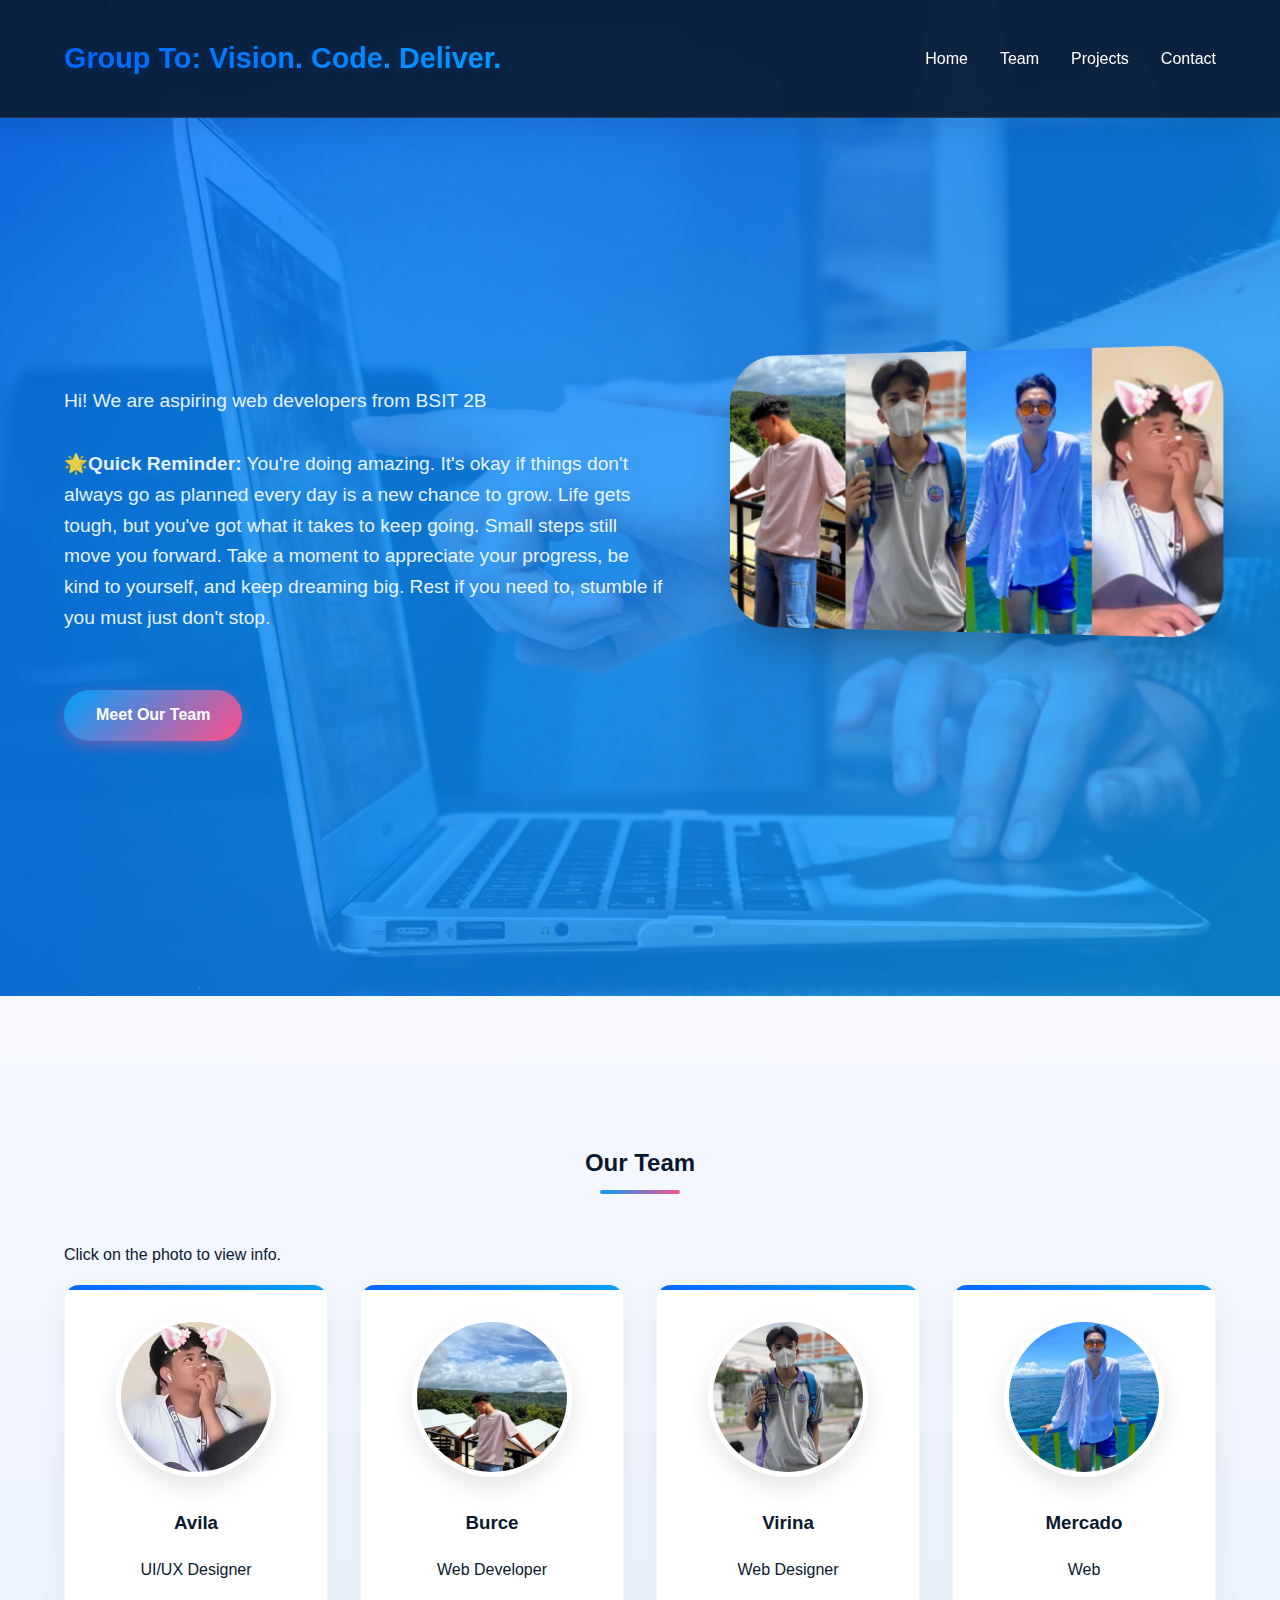
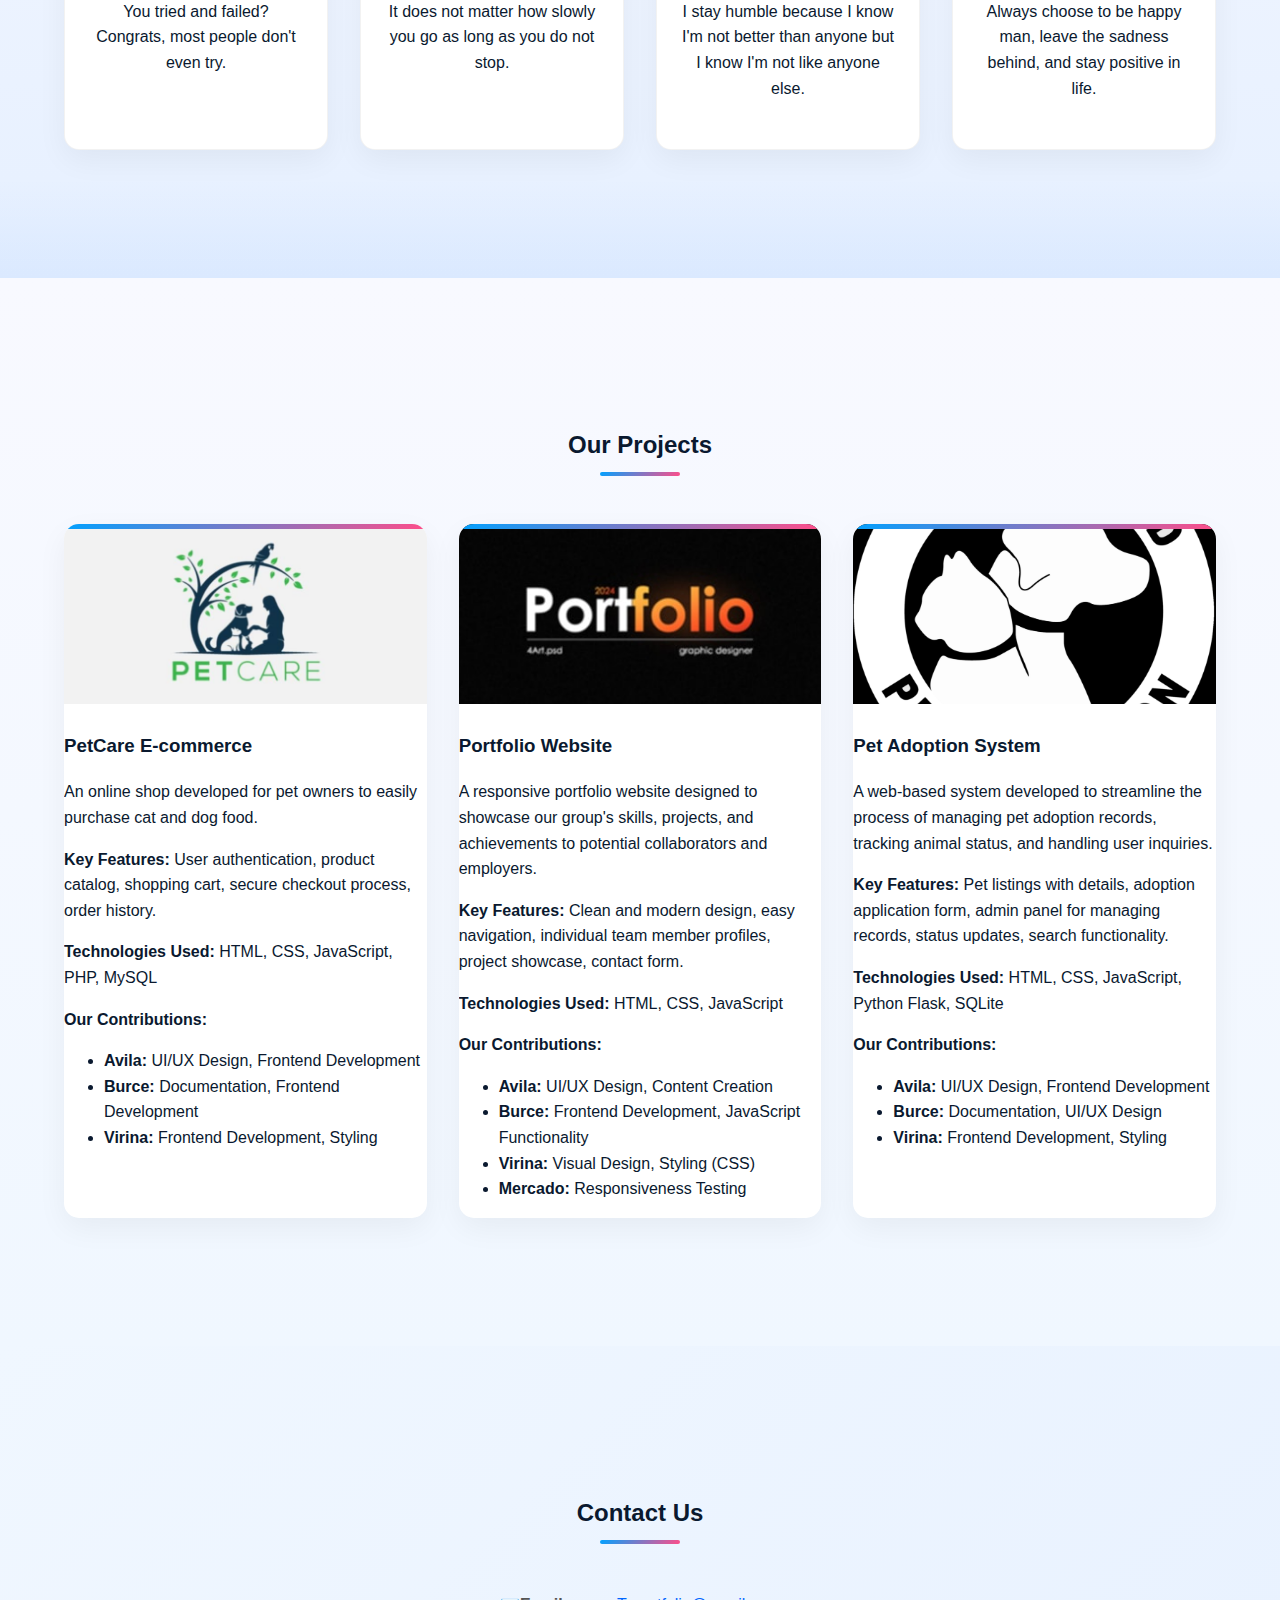
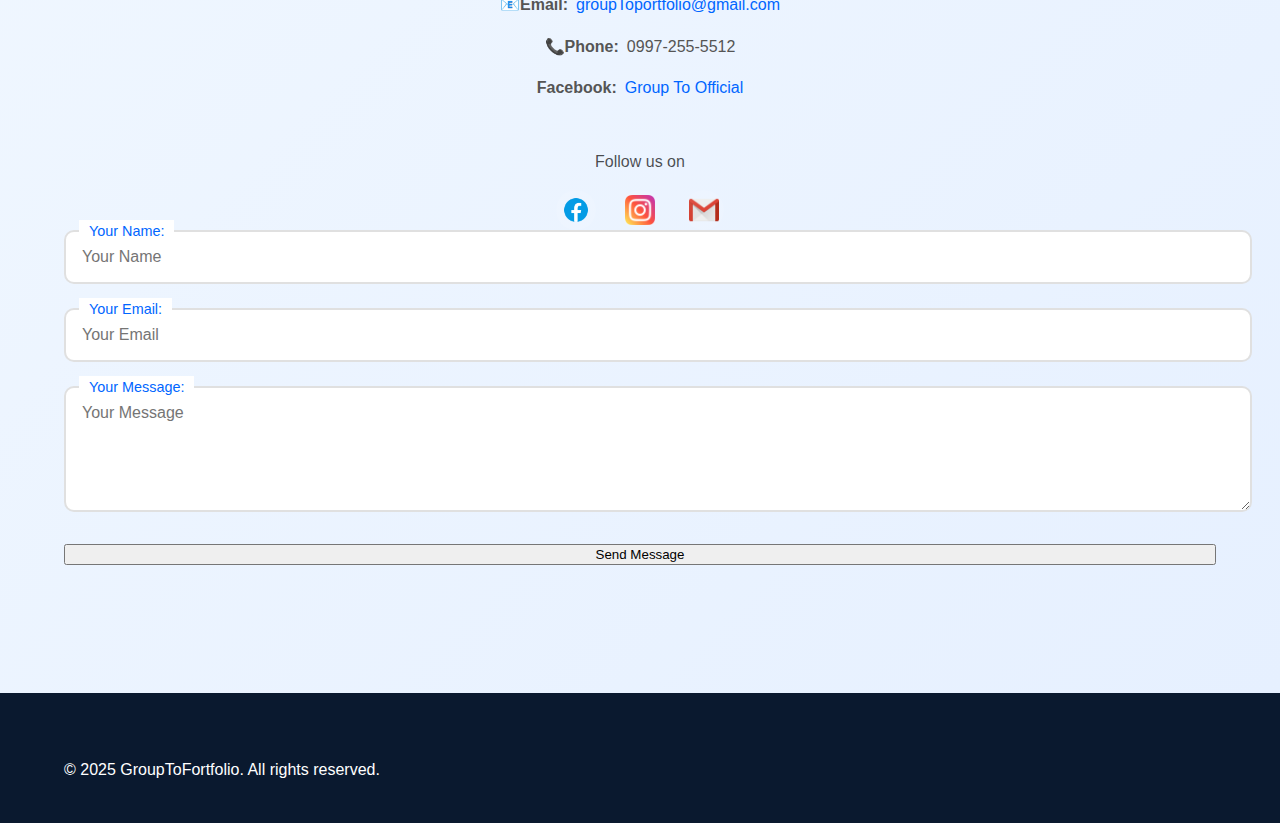
<file: portfolio.html/index.html>
<!DOCTYPE html> 
<html lang="en">
<head>
    <meta charset="UTF-8">
    <meta name="viewport" content="width=device-width, initial-scale=1.0">
    <title>Group Portfolio</title>
    <link rel="stylesheet" href="portfolio1.css">
    <link rel="stylesheet" href="https://cdnjs.cloudflare.com/ajax/libs/font-awesome/6.0.0-beta3/css/all.min.css">
</head>
<body>
    <header>
        <div class="container header-container">
          <h1 class="logo">Group To: Vision. Code. Deliver.</h1>
          <nav>
            <ul>
              <li><a href="#" class="active">Home</a></li>
              <li><a href="#team">Team</a></li>
              <li><a href="#projects">Projects</a></li>
              <li><a href="#contact">Contact</a></li>
            </ul>
          </nav>                            
        </div>
      </header>
      
      
      <!-- Hero Section -->
    <section class="hero">
        <div class="container hero-flex">
          <div class="hero-content">
            
            <p>Hi! We are aspiring web developers from BSIT 2B</p>
            <p><strong>🌟Quick Reminder:</strong> You're doing amazing. It's okay if things don't always go as planned every day is a new chance to grow. Life gets tough, but you've got what it takes to keep going. Small steps still move you forward. Take a moment to appreciate your progress, be kind to yourself, and keep dreaming big. Rest if you need to, stumble if you must just don't stop.</p>
            <a href="#team" class="meet-link">Meet Our Team</a>
          </div>
          <!-- Group Image -->
          <div class="hero-image">
            <img src="GROUP IMAGE.jpg" loading="lazy" alt="GROUP IMAGE">
          </div>
        </div>
      </section>
      <!-- Team Section -->
      <section id="team" class="team">
        <div class="container">
            <h2 class="section-title">Our Team</h2>
            <p class="team-instruction">Click on the photo to view info.</p>  <div class="team-members">
    
                <div class="team-member" data-member="member1">
                    <!-- Team Member Cards -->
                    <div class="member-image">
                        <img src="AVILA PIC.jpg" alt="Avila" class="clickable-image responsive-img">  </div>
                    <h3>Avila</h3>
                    <p>UI/UX Designer</p>
                    <p>You tried and failed? Congrats, most people don't even try.</p>
                </div>
    
    
                <div class="team-member" data-member="member2">
                    <div class="member-image">
                        <img src="BURCE PIC.jpg" alt="Burce" class="clickable-image responsive-img">  </div>
                    <h3>Burce</h3>
                    <p>Web Developer</p>
                    <p>It does not matter how slowly you go as long as you do not stop.</p>
                </div>
    
    
                <div class="team-member" data-member="member3">
                    <div class="member-image">
                        <img src="VIRINA PIC.jpg" alt="Virina" class="clickable-image responsive-img">  </div>
                    <h3>Virina</h3>
                    <p>Web Designer</p>
                    <p>I stay humble because I know I'm not better than anyone but I know I'm not like anyone else. </p>
                </div>
    
    
                <div class="team-member" data-member="member4">
                    <div class="member-image">
                        <img src="MERCADO PIC.jpg" alt="Mercado" class="clickable-image responsive-img">  </div>
                    <h3>Mercado</h3>
                    <p>Web</p>
                    <p>Always choose to be happy man, leave the sadness behind, and stay positive in life.</p>
                </div>
            </div>
        </div>
    </section>

    <!-- Individual Member Sections -->
    <section id="member1" class="member-about" style="display: none;">
        <div class="container">
            <button class="back-btn">← Back to Team</button>
            <div class="about-content">
                <div class="about-image">
                    <img src="AVILA PIC.jpg" loading="lazy" alt="Avila">
                </div>
                <div class="about-text">
                    <h2>Mark Gian Avila</h2>
                    <h3>UI/UX Designer</h3>
                    <p>Hello! I'm Mark Gian Avila, a second-year Information Technology student at Laguna State Polytechnic University in Santa Cruz, Laguna. Currently in my second semester, I'm passionate about expanding my knowledge in IT. During my free time, I love playing Mobile Legends with my friends, enjoying the competition and teamwork it brings. I also have a great interest in billiards, which helps sharpen my focus and strategic thinking.</p>
                    
                    <div class="personal-info">
                        <h4>Education</h4>
                        <p><strong>College:</strong> Laguna State Polytechnic University</p>
                        <p><strong>High School:</strong> Don Manuel Rivera Memorial National High School</p>
                        
                        <h4>Places Lived</h4>
                        <p><strong>Home Town:</strong> Bagumbayan, Sta Cruz, Laguna</p>
                        <p><strong>Current City:</strong> Bagumbayan, Sta Cruz, Laguna</p>
                        
                        <h4>Contact Information</h4>
                        <p><strong>Email:</strong> avilamarkgian51@gmail.com</p>
                        <p><strong>Facebook:</strong> Mark Gian Avila</p>
                        <p><strong>Number:</strong> 09105336946</p>
                        
                        <h4>Basic Information</h4>
                        <p><strong>Gender:</strong> Male</p>
                        <p><strong>Birthday:</strong> June 12, 2004</p>
                        <p><strong>Languages:</strong> Tagalog</p>
                    </div>
                    
                    <div class="skills">
                        <h4>Skills:</h4>
                        <ul>
                        <li>Java</li>
                        <li>HTML</li>
                        <li>CSS</li>
                        <li>Figma</li>
                        <li>Adobe XD</li>
                        <li>User Research</li>
                        </ul>
                    </div>
                </div>
            </div>
        </div>
    </section>

    <section id="member2" class="member-about" style="display: none;">
        <div class="container">
            <button class="back-btn">← Back to Team</button>
            <div class="about-content">
                <div class="about-image">
                    <img src="BURCE PIC.jpg" loading="lazy" alt="Burce">
                </div>
                <div class="about-text">
                    <h2>Kristan Burce</h2>
                    <h3>Web Developer</h3>
                    <p>Hello! My name is Kristan Burce. I am a BSIT student at Laguna State Polytechnic University - Santa Cruz. I'm passionate about building functional and user-friendly websites. My interests lie in both frontend and backend development, and I'm always eager to learn new technologies to create robust web solutions.</p>
                    <p>I love playing outdoor games like volleyball and basketball, and I enjoy spending time with family and friends. I believe that hard work and dedication will help me achieve my goals and create a better future for myself.</p>
                    <div class="personal-info">
                        <h4>Education</h4>
                        <p><strong>College:</strong> Laguna State Polytechnic University - Main Campus</p>
                        <p><strong>High School:</strong> Lowland Integrated National High School</p>
                        
                        <h4>Places Lived</h4>
                        <p><strong>Hometown:</strong> Legazpi, Albay</p>
                        <p><strong>Current City:</strong> Nagcarlan, Laguna</p>
                        
                        <h4>Contact Information</h4>
                        <p><strong>Email:</strong> burcekristan10@gmail.com</p>
                        <p><strong>Facebook:</strong> Kristan Lopez Burce</p>
                        <p><strong>Number:</strong> 09972555512</p>
                        
                        <h4>Basic Information</h4>
                        <p><strong>Gender:</strong> Male</p>
                        <p><strong>Birthday:</strong> January 13, 2005</p>
                        <p><strong>Languages:</strong> Tagalog and English</p>
                    </div>
                    
                    <div class="skills">
                        <h4>Skills:</h4>
                        <ul>
                            <li>JavaScript</li>
                            <li>HTML</li>
                            <li>CSS</li>
                            <li>PYTHON</li>
                            <li>Documentation</li>
                        </ul>
                    </div>
                </div>
            </div>
        </div>
    </section>

    <section id="member3" class="member-about" style="display: none;">
        <div class="container">
            <button class="back-btn">← Back to Team</button>
            <div class="about-content">
                <div class="about-image">
                    <img src="VIRINA PIC.jpg" loading="lazy" alt="Virina">
                </div>
                <div class="about-text">
                    <h2>Jaymark Virina</h2>
                    <h3>Web Designer</h3>
                    <p>Hi, I'm Jaymark Virina, a student at Laguna State Polytechnic University in Santa Cruz, Laguna, currently in my second year of Information Technology. I have a strong interest in visual design for the web, focusing on creating aesthetically pleasing and user-friendly interfaces. I enjoy the creative process of bringing ideas to life through design.</p>
                    <p>In my free time, I enjoy playing Mobile Legends with friends and playing volleyball, which helps me stay active and develop teamwork skills.</p>
                        
                    <div class="personal-info">
                        <h4>Education</h4>
                        <p><strong>College:</strong> Laguna State Polytechnic University</p>
                        <p><strong>High School:</strong> Talangan Integrated National High School</p>
                        
                        <h4>Places Lived</h4>
                        <p><strong>Home Town:</strong> Banilad Nagcarlan Laguna</p>
                        <p><strong>Current City:</strong> Banilad Nagcarlan Laguna</p>
                        
                        <h4>Contact Information</h4>
                        <p><strong>Email:</strong> jaymarkvirina35@gmail.com</p>
                        <p><strong>Facebook:</strong> Jaymark Viriña</p>
                        <p><strong>Number:</strong> 09356236275</p>
                        
                        <h4>Basic Information</h4>
                        <p><strong>Gender:</strong> Male</p>
                        <p><strong>Birthday:</strong> October 27, 2004</p>
                        <p><strong>Languages:</strong> Tagalog</p>
                    </div>
                    
                    <div class="skills">
                        <h4>Skills:</h4>
                        <ul>
                            <li>CSS</li>
                            <li>PYTHON</li>
                            <li>HTML</li>
                            <li>Figma</li>
                            <li>User Research</li>
                        </ul>
                    </div>
                </div>
            </div>
        </div>
    </section>

    <section id="member4" class="member-about" style="display: none;">
        <div class="container">
            <button class="back-btn">← Back to Team</button>
            <div class="about-content">
                <div class="about-image">
                    <img src="MERCADO PIC.jpg" loading="lazy" alt="Mercado">
                </div>
                <div class="about-text">
                    <h2>Rench Ian Mercado</h2>
                    <h3>UI/UX Designer</h3>
                    <p>Hello! I'm Rench Ian Mercado, a second-year Information Technology student at Laguna State Polytechnic University in Santa Cruz, Laguna. During my free time, I love playing Mobile Legends and basketball with my friends, enjoying the competition and teamwork it brings. I also have a great interest in billiards, which helps sharpen my focus and strategic thinking.</p>
                    
                    <div class="personal-info">
                        <h4>Education</h4>
                        <p><strong>College:</strong> Laguna State Polytechnic University - Main Campus</p>
                        <p><strong>High School:</strong> Linga National High School</p>
                        
                        <h4>Places Lived</h4>
                        <p><strong>Home Town:</strong> Pila, Laguna</p>
                        <p><strong>Current City:</strong> Pila, Laguna</p>
                        
                        <h4>Contact Information</h4>
                        <p><strong>Email:</strong> ianrenchmercado@gmail.com</p>
                        <p><strong>Facebook:</strong> Ian Mercado</p>
                        <p><strong>Number:</strong> 09353078862</p>
                        
                        <h4>Basic Information</h4>
                        <p><strong>Gender:</strong> Male</p>
                        <p><strong>Birthday:</strong> January 16, 2003</p>
                        <p><strong>Languages:</strong> Tagalog and English</p>
                    </div>
                    
                    <div class="skills">
                        <h4>Skills:</h4>
                        <ul>
                            <li>User Research</li>
                            <li>Figma</li>
                            <li>Adobe XD</li>
                        </ul>
                    </div>
                </div>
            </div>
        </div>
    </section>

   
    <section id="projects" class="projects">
        <div class="container">
            <h2 class="section-title">Our Projects</h2>
            <div class="project-list">
    
                <div class="project-card">
                    <img src="PETCARE PIC.jpg" loading="lazy" alt="PetCare E-commerce">
                    <h3>PetCare E-commerce</h3>
                    <p>An online shop developed for pet owners to easily purchase cat and dog food.</p>
                    <p><strong>Key Features:</strong> User authentication, product catalog, shopping cart, secure checkout process, order history.</p>
                    <p><strong>Technologies Used:</strong> HTML, CSS, JavaScript, PHP, MySQL</p>
                    <p><strong>Our Contributions:</strong>
                        <ul>
                            <li><strong>Avila:</strong> UI/UX Design, Frontend Development</li>
                            <li><strong>Burce:</strong> Documentation, Frontend Development</li>
                            <li><strong>Virina:</strong> Frontend Development, Styling</li>
                        </ul>
                    </p>
                </div>
    
                <div class="project-card">
                    <img src="PORTFOLIO PIC.jpg" loading="lazy" alt="Portfolio Website">
                    <h3>Portfolio Website</h3>
                    <p>A responsive portfolio website designed to showcase our group's skills, projects, and achievements to potential collaborators and employers.</p>
                    <p><strong>Key Features:</strong> Clean and modern design, easy navigation, individual team member profiles, project showcase, contact form.</p>
                    <p><strong>Technologies Used:</strong> HTML, CSS, JavaScript</p>
                    <p><strong>Our Contributions:</strong>
                        <ul>
                            <li><strong>Avila:</strong> UI/UX Design, Content Creation</li>
                            <li><strong>Burce:</strong> Frontend Development, JavaScript Functionality</li>
                            <li><strong>Virina:</strong> Visual Design, Styling (CSS)</li>
                            <li><strong>Mercado:</strong> Responsiveness Testing</li>
                        </ul>
                    </p>
                </div>
    
                <div class="project-card">
                    <img src="PETTY ADOP.jpg" loading="lazy" alt="Pet Adoption System">
                    <h3>Pet Adoption System</h3>
                    <p>A web-based system developed to streamline the process of managing pet adoption records, tracking animal status, and handling user inquiries.</p>
                    <p><strong>Key Features:</strong> Pet listings with details, adoption application form, admin panel for managing records, status updates, search functionality.</p>
                    <p><strong>Technologies Used:</strong> HTML, CSS, JavaScript, Python Flask,     SQLite</p>
                    <p><strong>Our Contributions:</strong>
                        <ul>
                            <li><strong>Avila:</strong> UI/UX Design, Frontend Development</li>
                            <li><strong>Burce:</strong> Documentation, UI/UX Design</li>
                            <li><strong>Virina:</strong> Frontend Development, Styling</li>
                        </ul>
                    </p>
                </div>
    
            </div>
        </div>
    </section>
    
   
    <section class="contact-section" id="contact">
        <div class="container">
          <h2 class="section-title">Contact Us</h2>
      
          <div class="contact-info">
            <p><strong>📧Email:</strong> <a href="mailto:group2portfolio@gmail.com">groupToportfolio@gmail.com</a></p>
            <p><strong>📞Phone:</strong> 0997-255-5512</p>
            <p><strong>Facebook:</strong> <a href="https://facebook.com/group2page" target="_blank">Group To Official</a></p>
          </div>
      
          <div class="social-links">
            <p>Follow us on</p>
            <div class="icons">
              <a href="https://facebook.com/group2page" target="_blank">
                <img src="facebook.png" loading="lazy" alt="Facebook">
              </a>
              <a href="https://instagram.com/group2page" target="_blank">
                <img src="instagram.png" loading="lazy" alt="Instagram">
              </a>
              <a href="mailto:group2portfolio@gmail.com">
                <img src="Gmail.png" loading="lazy" alt="Gmail">
              </a>
            </div>
          </div>
      
          <form class="contact-form">
            <div class="form-group">
                <label for="name">Your Name:</label>
                <input type="text" id="name" name="name" placeholder="Your Name" required>
            </div>
            <div class="form-group">
                <label for="email">Your Email:</label>
                <input type="email" id="email" name="email" placeholder="Your Email" required>
            </div>
            <div class="form-group">
                <label for="message">Your Message:</label>
                <textarea id="message" name="message" placeholder="Your Message" rows="5" required></textarea>
            </div>
            <button type="submit">Send Message</button>
        </form>
        </div>
    </section>
      

    <footer>
        <div class="container">
            <p>&copy; 2025 GroupToFortfolio. All rights reserved.</p>
        </div>
    </footer>

    
    <script src="script.js"></script>
</body>
</html>
</file>
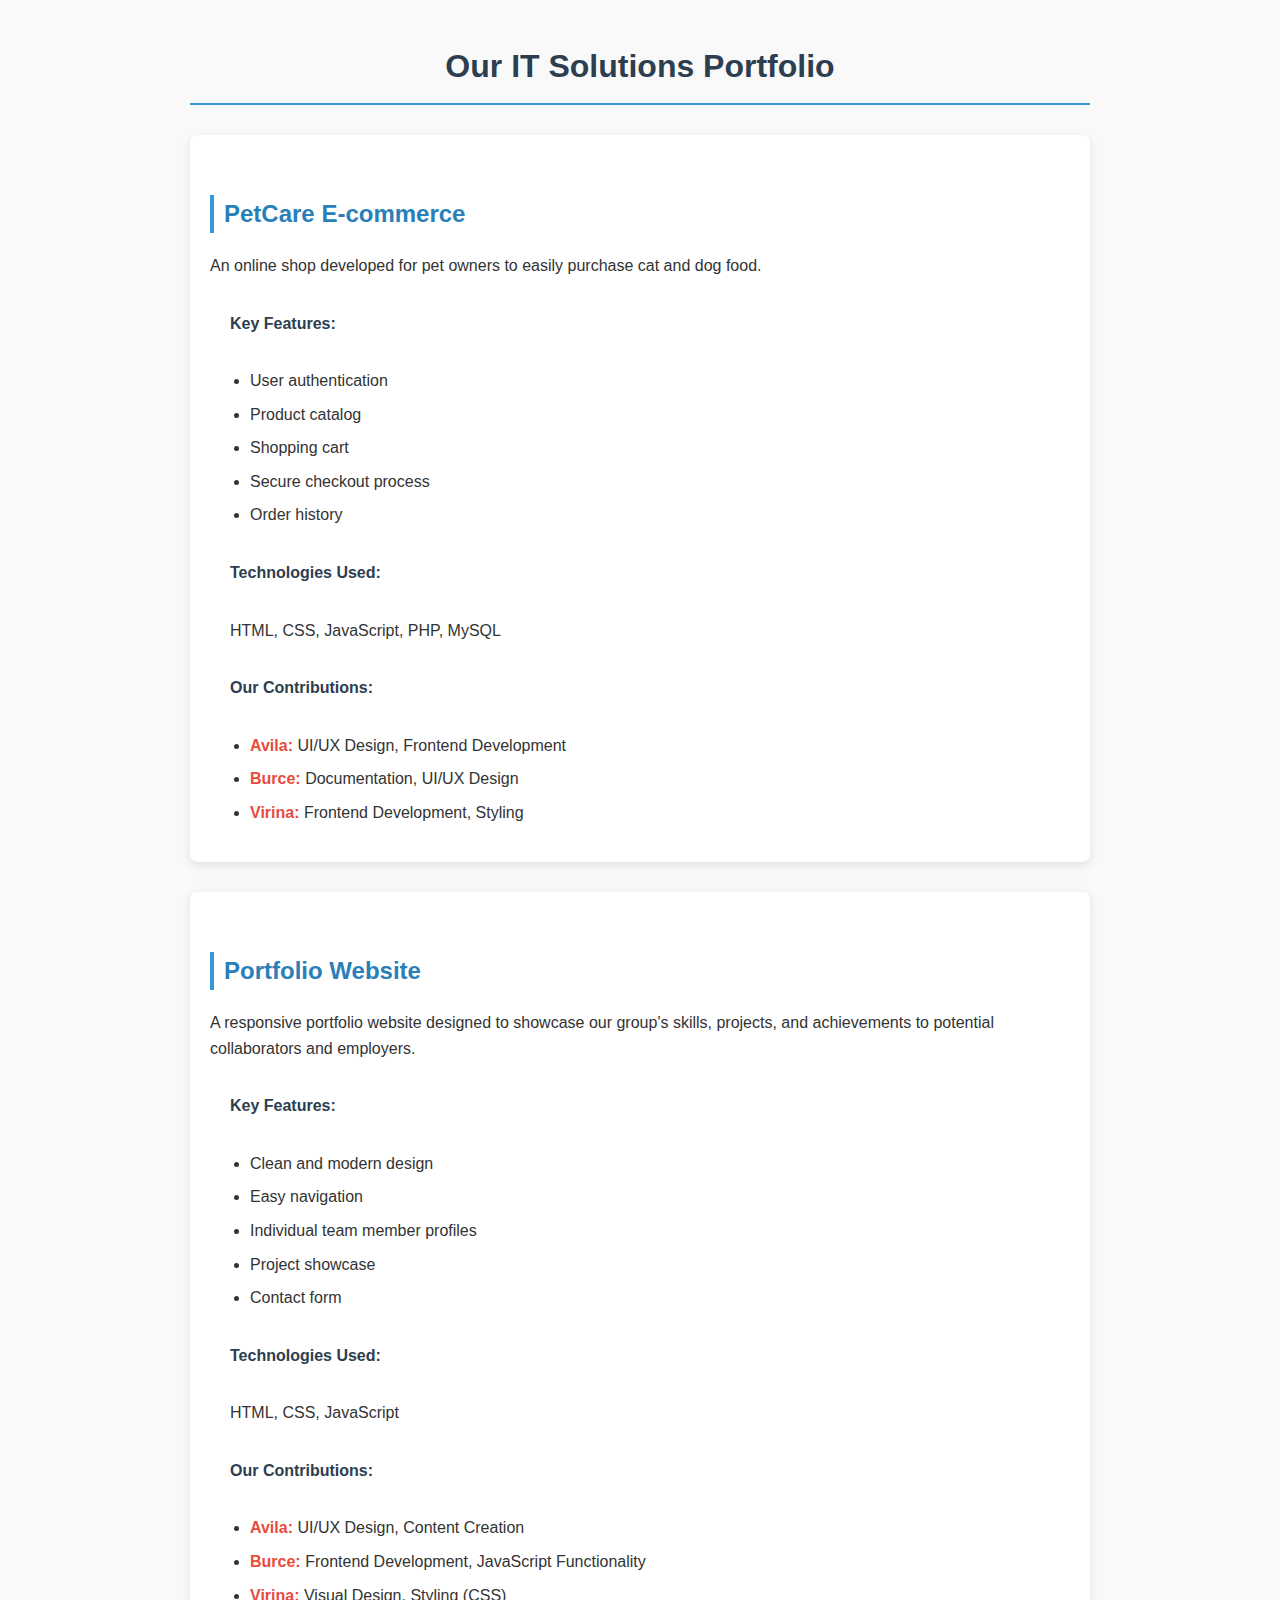
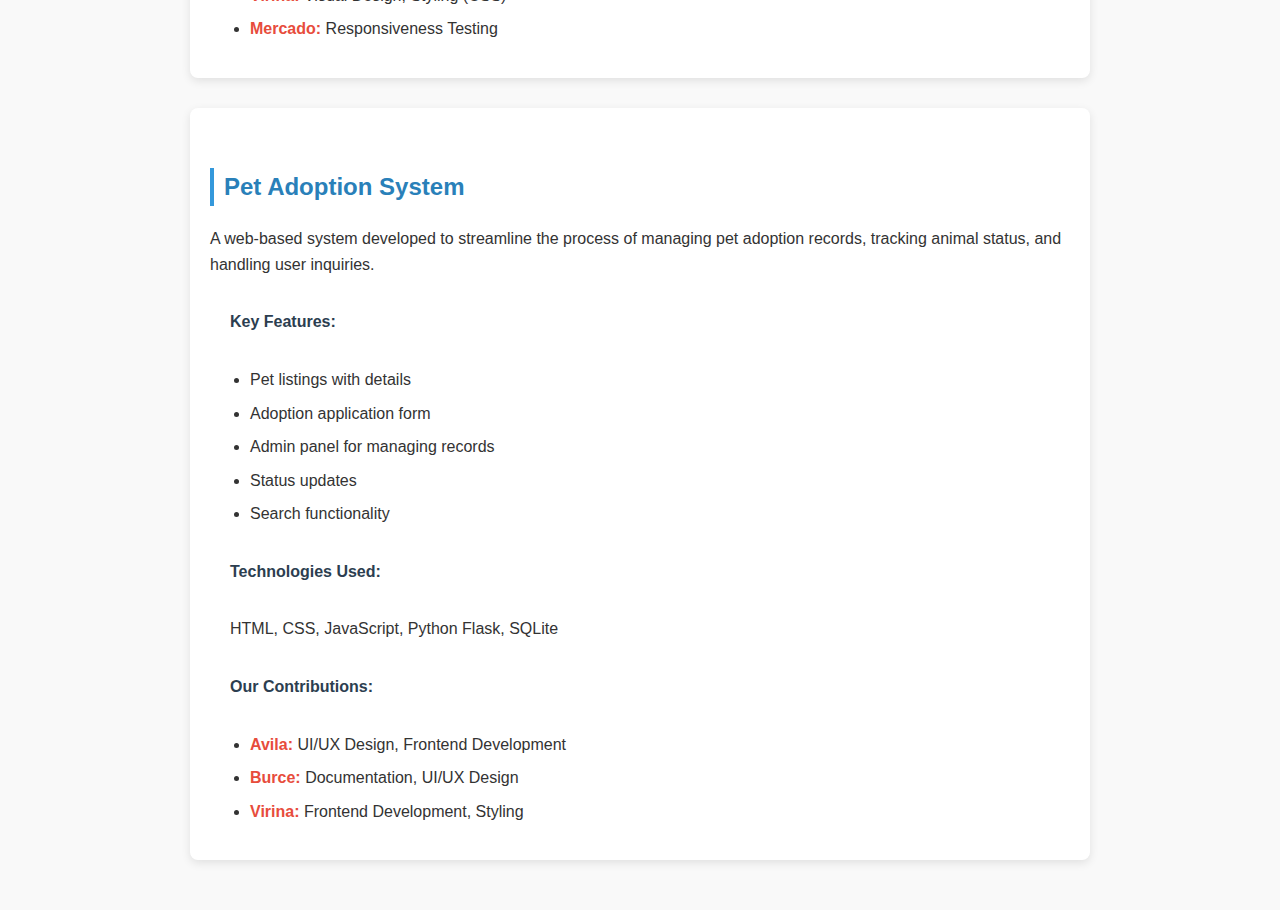
<file: portfolio.html/test.html>
<!DOCTYPE html>
<html lang="en">
<head>
    <meta charset="UTF-8">
    <meta name="viewport" content="width=device-width, initial-scale=1.0">
    <title>Group Portfolio - IT Solutions</title>
    <style>
        body {
            font-family: 'Segoe UI', Tahoma, Geneva, Verdana, sans-serif;
            line-height: 1.6;
            color: #333;
            max-width: 900px;
            margin: 0 auto;
            padding: 20px;
            background-color: #f9f9f9;
        }
        
        h1 {
            color: #2c3e50;
            text-align: center;
            margin-bottom: 30px;
            padding-bottom: 10px;
            border-bottom: 2px solid #3498db;
        }
        
        h2 {
            color: #2980b9;
            margin-top: 40px;
            padding-left: 10px;
            border-left: 4px solid #3498db;
        }
        
        .project {
            background-color: white;
            border-radius: 8px;
            padding: 20px;
            margin-bottom: 30px;
            box-shadow: 0 3px 10px rgba(0,0,0,0.1);
        }
        
        .features, .technologies, .contributions {
            margin: 15px 0;
            padding: 0 20px;
        }
        
        .features li, .contributions li {
            margin-bottom: 8px;
        }
        
        .label {
            font-weight: bold;
            color: #2c3e50;
            display: inline-block;
            min-width: 150px;
        }
        
        .contributor {
            font-weight: bold;
            color: #e74c3c;
        }
        
        hr {
            border: 0;
            height: 1px;
            background: #ddd;
            margin: 40px 0;
        }
        
        ul {
            padding-left: 20px;
        }
    </style>
</head>
<body>
    <h1>Our IT Solutions Portfolio</h1>
    
    <div class="project">
        <h2>PetCare E-commerce</h2>
        <p>An online shop developed for pet owners to easily purchase cat and dog food.</p>
        
        <div class="features">
            <p class="label">Key Features:</p>
            <ul>
                <li>User authentication</li>
                <li>Product catalog</li>
                <li>Shopping cart</li>
                <li>Secure checkout process</li>
                <li>Order history</li>
            </ul>
        </div>
        
        <div class="technologies">
            <p class="label">Technologies Used:</p>
            <p>HTML, CSS, JavaScript, PHP, MySQL</p>
        </div>
        
        <div class="contributions">
            <p class="label">Our Contributions:</p>
            <ul>
                <li><span class="contributor">Avila:</span> UI/UX Design, Frontend Development</li>
                <li><span class="contributor">Burce:</span> Documentation, UI/UX Design</li>
                <li><span class="contributor">Virina:</span> Frontend Development, Styling</li>
            </ul>
        </div>
    </div>
    
    <div class="project">
        <h2>Portfolio Website</h2>
        <p>A responsive portfolio website designed to showcase our group's skills, projects, and achievements to potential collaborators and employers.</p>
        
        <div class="features">
            <p class="label">Key Features:</p>
            <ul>
                <li>Clean and modern design</li>
                <li>Easy navigation</li>
                <li>Individual team member profiles</li>
                <li>Project showcase</li>
                <li>Contact form</li>
            </ul>
        </div>
        
        <div class="technologies">
            <p class="label">Technologies Used:</p>
            <p>HTML, CSS, JavaScript</p>
        </div>
        
        <div class="contributions">
            <p class="label">Our Contributions:</p>
            <ul>
                <li><span class="contributor">Avila:</span> UI/UX Design, Content Creation</li>
                <li><span class="contributor">Burce:</span> Frontend Development, JavaScript Functionality</li>
                <li><span class="contributor">Virina:</span> Visual Design, Styling (CSS)</li>
                <li><span class="contributor">Mercado:</span> Responsiveness Testing</li>
            </ul>
        </div>
    </div>
    
    <div class="project">
        <h2>Pet Adoption System</h2>
        <p>A web-based system developed to streamline the process of managing pet adoption records, tracking animal status, and handling user inquiries.</p>
        
        <div class="features">
            <p class="label">Key Features:</p>
            <ul>
                <li>Pet listings with details</li>
                <li>Adoption application form</li>
                <li>Admin panel for managing records</li>
                <li>Status updates</li>
                <li>Search functionality</li>
            </ul>
        </div>
        
        <div class="technologies">
            <p class="label">Technologies Used:</p>
            <p>HTML, CSS, JavaScript, Python Flask, SQLite</p>
        </div>
        
        <div class="contributions">
            <p class="label">Our Contributions:</p>
            <ul>
                <li><span class="contributor">Avila:</span> UI/UX Design, Frontend Development</li>
                <li><span class="contributor">Burce:</span> Documentation, UI/UX Design</li>
                <li><span class="contributor">Virina:</span> Frontend Development, Styling</li>
            </ul>
        </div>
    </div>
</body>
</html>
</file>
<file: portfolio.html/portfolio1.css>
:root {
    --primary: #0066ff;
    --primary-light: #00a1ff;
    --secondary: #ff4d89;
    --accent: #00a1ff;
    --dark: #0a192f;
    --light: #f8f9ff;
    --gradient-primary: linear-gradient(135deg, var(--primary), var(--primary-light));
    --gradient-accent: linear-gradient(135deg, var(--accent), var(--secondary));
}

body {
    margin: 0;
    font-family: 'Poppins', 'Segoe UI', sans-serif;
    background-color: var(--light);
    color: var(--dark);
    line-height: 1.6;
    font-size: 1rem;
}

header {
    background: rgba(10, 25, 47, 0.9);
    backdrop-filter: blur(10px);
    color: white;
    padding: 1rem 0;
    position: fixed;
    top: 0;
    width: 100%;
    z-index: 1000;
    box-shadow: 0 4px 30px rgba(0, 0, 0, 0.1);
    border-bottom: 1px solid rgba(255, 255, 255, 0.1);
}

.container {
    width: 90%;
    max-width: 1200px;
    margin: 0 auto;
}

.header-container {
    display: flex;
    justify-content: space-between;
    align-items: center;
}
/* ======== Navigation Styles ======== */
nav ul {
    display: flex;
    gap: 2rem;
    list-style: none;
    margin: 0;
    padding: 0;
}

.logo {
    font-size: 1.8rem;
    font-weight: 700;
    background: var(--gradient-primary);
    -webkit-background-clip: text;
    background-clip: text;
    color: transparent;
    text-shadow: 0 2px 10px rgba(0, 102, 255, 0.2);
}

nav a {
    color: white;
    text-decoration: none;
    font-weight: 500;
    transition: all 0.3s ease;
    position: relative;
    padding: 0.5rem 0;
}

nav a:focus,
.meet-link:focus,
.back-btn:focus {
  outline: 2px dashed var(--accent);
  outline-offset: 4px;
}

nav a::after {
    content: '';
    position: absolute;
    width: 0;
    height: 2px;
    bottom: 0;
    left: 0;
    background: var(--accent);
    transition: width 0.3s ease;
}

nav a:hover {
    color: var(--accent);
}

nav a:hover::after {
    width: 100%;
}
/* ======== Hero Section ======== */
.hero {
    background: linear-gradient(135deg, rgba(0, 102, 255, 0.8), rgba(0, 161, 255, 0.7)), 
                url('main pic.avif') no-repeat center/cover;
    color: white;
    min-height: 100vh;
    display: flex;
    align-items: center;
    padding-top: 6rem;
    position: relative;
    overflow: hidden;
}

.hero::before {
    content: '';
    position: absolute;
    top: 0;
    left: 0;
    width: 100%;
    height: 100%;
    background: radial-gradient(circle at 20% 50%, rgba(0, 255, 204, 0.1), transparent 50%);
}

.hero-flex {
    display: flex;
    align-items: flex-start;
    justify-content: space-between;
    gap: 3rem;
    text-align: left;
    position: relative;
    z-index: 1;
}

.hero-content {
    flex: 1;
    text-align: left;
    animation: fadeInUp 1s ease;
    margin-top: 1rem;
}

.hero-content h1 {
    font-size: 3.5rem;
    margin-bottom: 1rem;
    line-height: 1.2;
    background: linear-gradient(to right, white, var(--accent));
    -webkit-background-clip: text;
    background-clip: text;
    color: transparent;
}

.hero-content .highlight {
    font-weight: 700;
    color: var(--accent);
}

.hero-content p {
    font-size: 1.2rem;
    margin-bottom: 2rem;
    opacity: 0.9;
}

.hero-image {
    flex: 0 0 auto;
    margin-top: 0; 
}

.hero-image img {
    max-width: 500px;
    width: clamp(250px, 40vw, 500px);
    height: auto;
    border-radius: 50px;
    box-shadow: 0 25px 50px -12px rgba(0, 0, 0, 0.3);
    transform: perspective(1000px) rotateY(-10deg);
    transition: all 0.5s ease;
    animation: float 6s ease-in-out infinite;
}

.hero-image img:hover {
    transform: perspective(1000px) rotateY(0deg) scale(1.05);
}

.meet-link {
    display: inline-flex;
    align-items: center;
    gap: 0.5rem;
    margin-top: 1.5rem;
    padding: 0.8rem 2rem;
    background: var(--gradient-accent);
    color: white;
    text-decoration: none;
    border-radius: 50px;
    font-weight: 600;
    transition: all 0.3s ease;
    box-shadow: 0 4px 15px rgba(255, 77, 137, 0.4);
}

.meet-link:hover {
    transform: translateY(-3px);
    box-shadow: 0 8px 25px rgba(255, 77, 137, 0.6);
}

/* Team Section */
.team {
    padding: 8rem 0;
    background: linear-gradient(to bottom, #f8f9ff, #e6f0ff);
    position: relative;
}

.team::before {
    content: '';
    position: absolute;
    bottom: 0;
    left: 0;
    width: 100%;
    height: 100px;
    background: linear-gradient(to bottom, transparent, rgba(0, 102, 255, 0.05));
}

.section-title {
    text-align: center;
    margin-bottom: 3rem;
    position: relative;
}

.section-title h2 {
    font-size: 2.5rem;
    margin-bottom: 1rem;
    background: var(--gradient-primary);
    -webkit-background-clip: text;
    background-clip: text;
    color: transparent;
    display: inline-block;
}

.section-title::after {
    content: '';
    display: block;
    width: 80px;
    height: 4px;
    background: var(--gradient-accent);
    margin: 0.5rem auto;
    border-radius: 2px;
}

.team-members {
    display: grid;
    grid-template-columns: repeat(auto-fit, minmax(250px, 1fr));
    gap: 2rem;
}

.team-member {
    background: white;
    border-radius: 15px;
    padding: 2rem 1.5rem;
    text-align: center;
    box-shadow: 0 10px 30px rgba(0, 0, 0, 0.05);
    transition: all 0.4s ease;
    position: relative;
    overflow: hidden;
    border: 1px solid rgba(0, 0, 0, 0.05);
}

.team-member.active {
    outline: 2px solid #3498db; 
    transform: scale(1.05); 
    transition: transform 0.3s ease, outline 0.3s ease;
}


.team-member:focus, .project-card:focus {
    outline: 2px solid #ff6347; 
}

.team-member::before {
    content: '';
    position: absolute;
    top: 0;
    left: 0;
    width: 100%;
    height: 5px;
    background: var(--gradient-primary);
}

.team-member:hover {
    transform: translateY(-10px);
    box-shadow: 0 15px 40px rgba(0, 102, 255, 0.15);
}

.member-image {
    margin-bottom: 1.5rem;
    position: relative;
}

.member-image img {
    width: clamp(100px, 15vw, 150px);
    height: clamp(100px, 15vw, 150px);
    object-fit: cover;
    border-radius: 50%;
    border: 5px solid white;
    box-shadow: 0 10px 25px rgba(0, 0, 0, 0.1);
    transition: all 0.3s ease;
}

.team-member:hover .member-image img {
    transform: scale(1.1);
    box-shadow: 0 15px 30px rgba(0, 102, 255, 0.2);
}

.member-info h3 {
    color: var(--dark);
    margin-bottom: 0.5rem;
    font-size: 1.3rem;
}

.member-info p {
    color: var(--primary);
    font-weight: 500;
    margin-bottom: 1rem;
}

/* About Section */
.member-about {
    padding: 8rem 0;
    background: linear-gradient(135deg, #f0f7ff, #e6f0ff);
    position: relative;
}

.about-content {
    display: flex;
    flex-wrap: wrap;
    align-items: flex-start;
    gap: 3rem;
    background: white;
    border-radius: 20px;
    padding: 3rem;
    box-shadow: 0 20px 50px rgba(0, 102, 255, 0.1);
    position: relative;
    overflow: hidden;
}

.about-content::before {
    content: '';
    position: absolute;
    top: -50px;
    right: -50px;
    width: 200px;
    height: 200px;
    background: var(--gradient-primary);
    opacity: 0.1;
    border-radius: 50%;
}

.about-image {
    flex: 1;
    min-width: 300px;
    position: relative;
    display: flex;
    align-items: flex-start; 
    justify-content: center;
}

.about-image img {
    width: clamp(180px, 25vw, 280px); 
    height: clamp(180px, 25vw, 280px);
    object-fit: cover;
    max-width: 100%;
    border: 4px solid #00000025;
    border-radius: 50%;
    box-shadow: 0 15px 40px #7ba6e5(0, 0, 0, 0.1);
    transition: all 0.4s ease;
}

.about-image::after {
    content: '';
    position: absolute;
    bottom: -20px;
    left: -20px;
    width: 100%;
    height: 100%;
    border: 3px solid var(--accent);
    border-radius: 20px;
    z-index: -1;
    transition: all 0.4s ease;
}

.about-image:hover::after {
    bottom: -15px;
    left: -15px;
}

.about-text {
    flex: 2;
    min-width: 300px;
}

.about-text h2 {
    font-size: 2.2rem;
    margin-bottom: 1rem;
    color: var(--dark);
    position: relative;
    display: inline-block;
}

.about-text h2::after {
    content: '';
    position: absolute;
    bottom: -5px;
    left: 0;
    width: 50px;
    height: 3px;
    background: var(--gradient-accent);
    border-radius: 3px;
}

.about-text h4 {
    color: var(--primary);
    margin-bottom: 1.5rem;
    font-size: 1.1rem;
}

.section-subtitle {
    color: var(--dark);
    font-weight: 600;
    margin-top: 1.5rem;
    margin-bottom: 1rem;
    display: flex;
    align-items: center;
    gap: 0.5rem;
}

.section-subtitle::before {
    content: '';
    display: inline-block;
    width: 15px;
    height: 3px;
    background: var(--accent);
}

.skills ul {
    padding: 0;
    list-style: none;
    display: flex;
    flex-wrap: wrap;
    gap: 0.8rem;
}

.skills li {
    background: var(--gradient-primary);
    color: white;
    padding: 0.5rem 1.2rem;
    border-radius: 50px;
    font-size: 0.9rem;
    font-weight: 500;
    box-shadow: 0 4px 10px rgba(0, 102, 255, 0.2);
    transition: all 0.3s ease;
}

.skills li:hover {
    transform: translateY(-2px);
    box-shadow: 0 6px 15px rgba(0, 102, 255, 0.3);
}

.contact-info {
    margin-top: 2rem;
}

.contact-info p {
    display: flex;
    align-items: center;
    gap: 0.5rem;
    margin-bottom: 0.8rem;
    color: var(--dark);
}

.back-btn {
    display: inline-flex;
    align-items: center;
    gap: 0.5rem;
    margin-top: 2rem;
    padding: 0.8rem 1.8rem;
    background: var(--gradient-primary);
    color: white;
    border: none;
    border-radius: 50px;
    font-weight: 600;
    cursor: pointer;
    transition: all 0.3s ease;
    box-shadow: 0 4px 15px rgba(0, 102, 255, 0.3);
}

.back-btn:hover {
    transform: translateY(-3px);
    box-shadow: 0 8px 25px rgba(0, 102, 255, 0.4);
}

.projects {
    padding: 8rem 0;
    background: linear-gradient(to bottom, #f8f9ff, #f0f7ff);
    position: relative;
}

.project-list {
    display: grid;
    grid-template-columns: repeat(auto-fit, minmax(300px, 1fr));
    gap: 2rem;
}

.project-card {
    background: white;
    border-radius: 15px;
    overflow: hidden;
    box-shadow: 0 10px 30px rgba(0, 0, 0, 0.05);
    transition: all 0.4s ease;
    position: relative;
}

.project-card::before {
    content: '';
    position: absolute;
    top: 0;
    left: 0;
    width: 100%;
    height: 5px;
    background: var(--gradient-accent);
}

.project-card:hover {
    transform: translateY(-10px);
    box-shadow: 0 15px 40px rgba(0, 102, 255, 0.15);
}

.project-card img {
    width: 100%;
    height: clamp(120px, 20vw, 180px);
    object-fit: cover;
    transition: all 0.5s ease;
}

.project-card:hover img {
    transform: scale(1.05);
}

.project-info {
    padding: 1.5rem;
}

.project-info h3 {
    color: var(--dark);
    margin-bottom: 0.5rem;
    font-size: 1.3rem;
}

.project-info p {
    color: #666;
    margin-bottom: 1.5rem;
    font-size: 0.95rem;
}

.project-link {
    display: inline-flex;
    align-items: center;
    gap: 0.5rem;
    padding: 0.6rem 1.2rem;
    background: var(--gradient-primary);
    color: white;
    border-radius: 50px;
    text-decoration: none;
    font-weight: 500;
    font-size: 0.9rem;
    transition: all 0.3s ease;
}

.project-link:hover {
    transform: translateY(-2px);
    box-shadow: 0 5px 15px rgba(0, 102, 255, 0.3);
}

.project-details {
    padding: 8rem 0;
    background: linear-gradient(135deg, #f0f7ff, #e6f0ff);
}

.project-content {
    background: white;
    border-radius: 20px;
    padding: 3rem;
    box-shadow: 0 20px 50px rgba(0, 102, 255, 0.1);
}

.project-image {
    margin-bottom: 2rem;
    border-radius: 15px;
    overflow: hidden;
}

.project-image img {
    width: 100%;
    max-width: 100%;
    height: auto;
    max-height: 400px; 
    border-radius: 15px;
    transition: all 0.5s ease;
}

.project-image:hover img {
    transform: scale(1.02);
}

.project-text h3 {
    font-size: 2rem;
    color: var(--dark);
    margin-bottom: 1rem;
    position: relative;
}

.project-text h3::after {
    content: '';
    position: absolute;
    bottom: -5px;
    left: 0;
    width: 50px;
    height: 3px;
    background: var(--gradient-accent);
    border-radius: 3px;
}

.project-text ul {
    padding-left: 20px;
    margin-bottom: 2rem;
}

.project-text li {
    margin-bottom: 0.5rem;
    color: #555;
}

.contact-section {
    padding: 8rem 0;
    background: linear-gradient(135deg, #f0f7ff, #e6f0ff);
    position: relative;
}

.contact-container {
    max-width: 800px;
    margin: 0 auto;
    background: white;
    border-radius: 20px;
    padding: 3rem;
    box-shadow: 0 20px 50px rgba(0, 102, 255, 0.1);
    position: relative;
    overflow: hidden;
}

.contact-container::before {
    content: '';
    position: absolute;
    top: -50px;
    right: -50px;
    width: 200px;
    height: 200px;
    background: var(--gradient-primary);
    opacity: 0.1;
    border-radius: 50%;
}

.contact-info {
    text-align: center;
    margin-bottom: 3rem;
}

.contact-info h3 {
    font-size: 2rem;
    color: var(--dark);
    margin-bottom: 1rem;
    background: var(--gradient-primary);
    -webkit-background-clip: text;
    background-clip: text;
    color: transparent;
    display: inline-block;
}

.contact-info p {
    color: #555;
    margin-bottom: 0.5rem;
    display: flex;
    align-items: center;
    justify-content: center;
    gap: 0.5rem;
}

.contact-info a {
    color: var(--primary);
    text-decoration: none;
    transition: all 0.3s ease;
}

.contact-info a:hover {
    color: var(--secondary);
}

.contact-form {
    display: flex;
    flex-direction: column;
    gap: 1.5rem;
}

.form-group {
    position: relative;
}

.form-group label {
    position: absolute;
    top: -10px;
    left: 15px;
    background: white;
    padding: 0 10px;
    font-size: 0.9rem;
    color: var(--primary);
    font-weight: 500;
}

.contact-form input,
.contact-form textarea {
    width: 100%;
    padding: 1rem;
    border: 2px solid #e0e0e0;
    border-radius: 10px;
    font-family: inherit;
    font-size: 1rem;
    transition: all 0.3s ease;
}

.contact-form input:focus,
.contact-form textarea:focus {
    border-color: var(--primary);
    outline: none;
    box-shadow: 0 0 0 3px rgba(0, 102, 255, 0.1);
}

.contact-form textarea {
    min-height: 80px;
    resize: vertical;
}

.submit-btn {
    align-self: flex-start;
    padding: 0.8rem 2.5rem;
    background: var(--gradient-accent);
    color: white;
    border: none;
    border-radius: 50px;
    font-weight: 600;
    cursor: pointer;
    transition: all 0.3s ease;
    box-shadow: 0 4px 15px rgba(255, 77, 137, 0.4);
}

.submit-btn:hover {
    transform: translateY(-3px);
    box-shadow: 0 8px 25px rgba(255, 77, 137, 0.6);
}

footer {
    background: var(--dark);
    color: white;
    padding: 3rem 0 1.5rem;
    position: relative;
}

.footer-container {
    display: flex;
    flex-wrap: wrap;
    justify-content: space-between;
    gap: 2rem;
    margin-bottom: 2rem;
}

.footer-logo {
    flex: 1;
    min-width: 250px;
}

.footer-logo .logo {
    font-size: 2rem;
    margin-bottom: 1rem;
}

.footer-logo p {
    color: rgba(255, 255, 255, 0.7);
    line-height: 1.6;
}

.footer-links {
    flex: 1;
    min-width: 150px;
}

.footer-links h4 {
    font-size: 1.2rem;
    margin-bottom: 1.5rem;
    color: white;
    position: relative;
}

.footer-links h4::after {
    content: '';
    position: absolute;
    bottom: -8px;
    left: 0;
    width: 40px;
    height: 3px;
    background: var(--accent);
}

.footer-links ul {
    list-style: none;
    padding: 0;
}

.footer-links li {
    margin-bottom: 0.8rem;
}

.footer-links a {
    color: rgba(255, 255, 255, 0.7);
    text-decoration: none;
    transition: all 0.3s ease;
    display: flex;
    align-items: center;
    gap: 0.5rem;
}

.footer-links a:hover {
    color: var(--accent);
    transform: translateX(5px);
}

.social-links {
    text-align: center;
    margin-top: 2rem;
}

.social-links p {
    margin-bottom: 1rem;
    color: rgba(0, 0, 0, 0.7);
}

.icons {
    display: flex;
    justify-content: center;
    gap: 1.5rem;
}

.icons a {
    display: flex;
    align-items: center;
    justify-content: center;
    width: 40px;
    height: 40px;
    background: rgba(255, 255, 255, 0.1);
    border-radius: 50%;
    transition: all 0.3s ease;
}

.icons a:hover {
    background: var(--accent);
    transform: translateY(-5px);
}

.icons img {
    width: 30px;
    height: 30px;
}

.copyright {
    text-align: center;
    padding-top: 1.5rem;
    border-top: 1px solid rgba(255, 255, 255, 0.1);
    color: rgba(255, 255, 255, 0.5);
    font-size: 0.9rem;
}

/* Animations */
@keyframes fadeInUp {
    0% {
        opacity: 0;
        transform: translateY(20px);
    }
    100% {
        opacity: 1;
        transform: translateY(0);
    }
}

@keyframes float {
    0%, 100% {
        transform: translateY(0);
    }
    50% {
        transform: translateY(-10px);
    }
}

/* Responsive */
@media (max-width: 992px) {
    .hero-flex {
        flex-direction: column;
        text-align: center;
    }
    
    .hero-content {
        text-align: center;
    }
    
    .hero-image {
        margin-top: 2rem;
    }
    .hero-image img {
        max-width: 400px; 
        animation: float 6s ease-in-out infinite;
    }
    
    .about-image img {
        width: 220px;
        height: 220px;
    }
}

@media (max-width: 768px) {
    .header-container {
        flex-direction: column;
        gap: 1rem;
    }
    
    nav ul {
        flex-direction: column;
        gap: 0.5rem;
        text-align: center;
    }
    
    .hero-content h1 {
        font-size: 2.5rem;
    }
    
    .about-content,
    .project-content {
        padding: 2rem;
    }
    
    .footer-container {
        flex-direction: column;
    }
    .hero-image img {
        max-width: 300px;
        margin-top: 1rem;
    }

    .hero-flex { 
        flex-direction: column; 
        align-items: center;
        text-align: center;
    }

    .hero-image img { 
        width: 120px;
        height: 120px;
        margin-bottom: 1rem;
         }
    
    .member-image img {
        width: 120px;
        height: 120px;
    }
    
    .about-content {
        flex-direction: column;
        text-align: center;
    }
    
    .about-image img {
        margin-bottom: 1.5rem;
    }
    
    .project-card img {
        height: 150px;
    }
}

@media (max-width: 576px) {
    .hero-content h1 {
        font-size: 2rem;
    }
    
    .section-title h2 {
        font-size: 2rem;
    }
    
    .team-members,
    .project-list {
        grid-template-columns: 1fr;
    }
    .hero-image img {
        max-width: 250px;
    }
    
    .member-image img {
        width: 100px;
        height: 100px;
    }
    
    .about-image img {
        width: 180px;
        height: 180px;
    }
}

img {
    transition: transform 0.4s cubic-bezier(0.25, 0.1, 0.25, 1);
}

.team-member:hover img, 
.project-card:hover img,
.about-image:hover img {
    transform: scale(1.03);
    box-shadow: 0 10px 25px rgba(0, 0, 0, 0.2);
}

@keyframes float {
    0%, 100% {
        transform: translateY(0);
    }
    50% {
        transform: translateY(-10px);
    }
}

.hero-image img {
    animation: float 6s ease-in-out infinite;
}
@keyframes float {
    0% {
        transform: translateY(0px);
    }
    50% {
        transform: translateY(-15px);
    }
    100% {
        transform: translateY(0px);
    }
}

@keyframes fadeInUp {
    0% {
        opacity: 0;
        transform: translateY(40px);
    }
    100% {
        opacity: 1;
        transform: translateY(0);
    }
}
</file>
